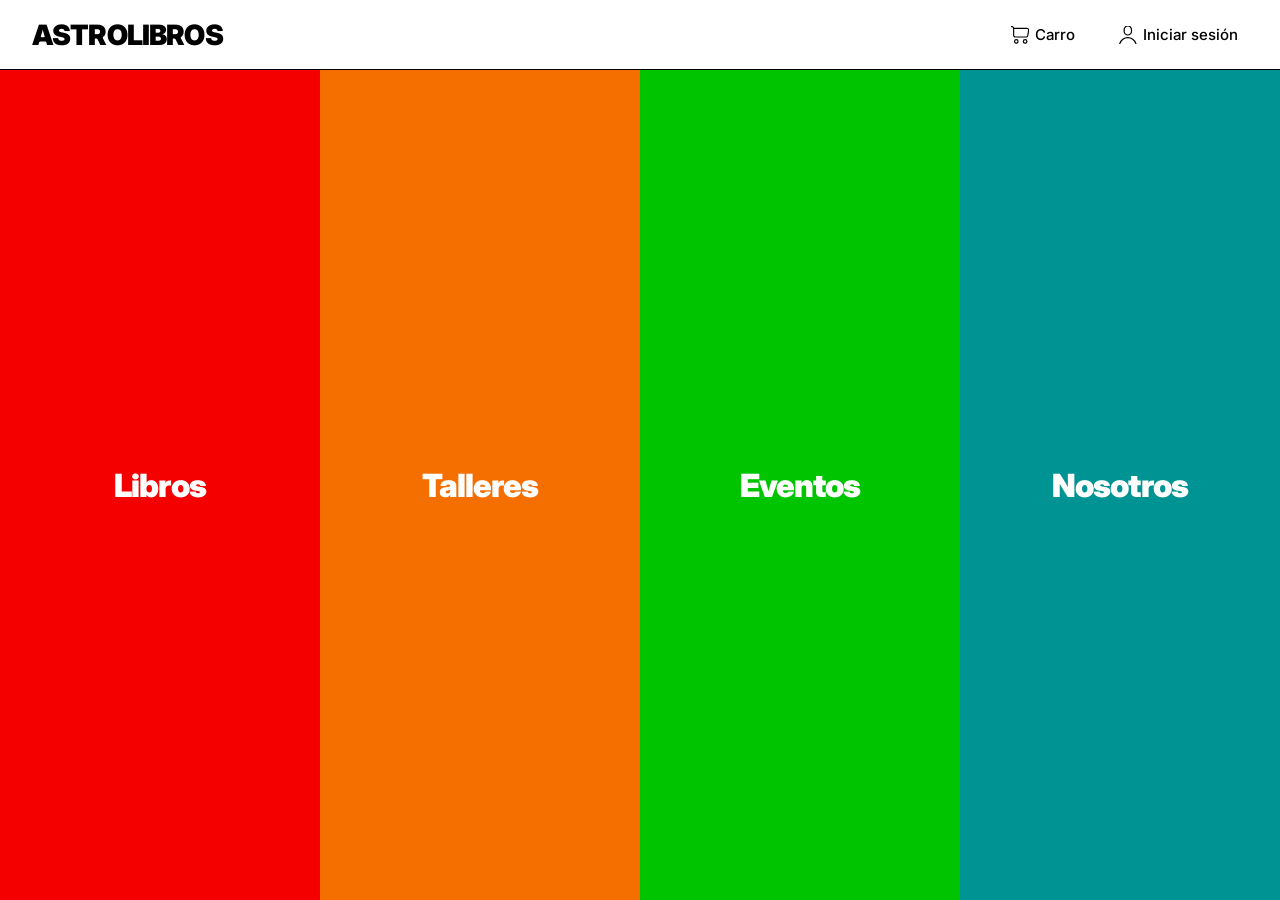
<file: index.html>
<!DOCTYPE html>
<html lang="es">
<head>
  <link href="https://fonts.googleapis.com/css2?family=Inter:wght@400;500;900&display=swap" rel="stylesheet">
  <meta charset="UTF-8">
  <meta name="viewport" content="width=device-width, initial-scale=1.0">
  <title>Astrolibros</title>
  <link rel="stylesheet" href="css/vars.css">
  <link rel="stylesheet" href="css/style.css">
</head>
<body>

  <!-- HEADER -->
  <header class="header">
    <a href="index.html" class="logo">ASTROLIBROS</a>
    <nav class="header-nav">
      <a href="carrito.html" class="nav-btn">
        <img src="img/cart-icon0.svg" alt="Carrito" class="nav-icon">
        <span>Carro</span>
      </a>
      <a href="login.html" class="nav-btn">
        <img src="img/cart-icon-container0.svg" alt="Usuario" class="nav-icon">
        <span>Iniciar sesión</span>
      </a>
    </nav>

    <style>
      body { overflow: hidden; }
    </style>

  </header>

  <!-- CUERPO: 4 PANELES -->
  <main class="paneles">

    <a href="libros.html" class="panel">
      <img src="img/Libros.jpg" alt="Libros" class="panel-img">
      <div class="panel-overlay" style="--color-panel: #f50000;"></div>
      <span class="panel-label">Libros</span>
    </a>

    <a href="talleres.html" class="panel">
      <img src="img/taller.jpg" alt="Talleres" class="panel-img vista-derecha zoom-inicial">
      <div class="panel-overlay" style="--color-panel: #f56f00;"></div>
      <span class="panel-label">Talleres</span>
    </a>

    <a href="eventos.html" class="panel">
      <img src="img/Eventos.jpg" alt="Eventos" class="panel-img vista-derecha">
      <div class="panel-overlay" style="--color-panel: #00c400;"></div>
      <span class="panel-label">Eventos</span>
    </a>

    <a href="nosotros.html" class="panel">
      <img src="img/nosotros.jpg" alt="Nosotros" class="panel-img vista-derecha">
      <div class="panel-overlay" style="--color-panel: #009393;"></div>
      <span class="panel-label">Nosotros</span>
    </a>

  </main>

</body>
</html>
</file>
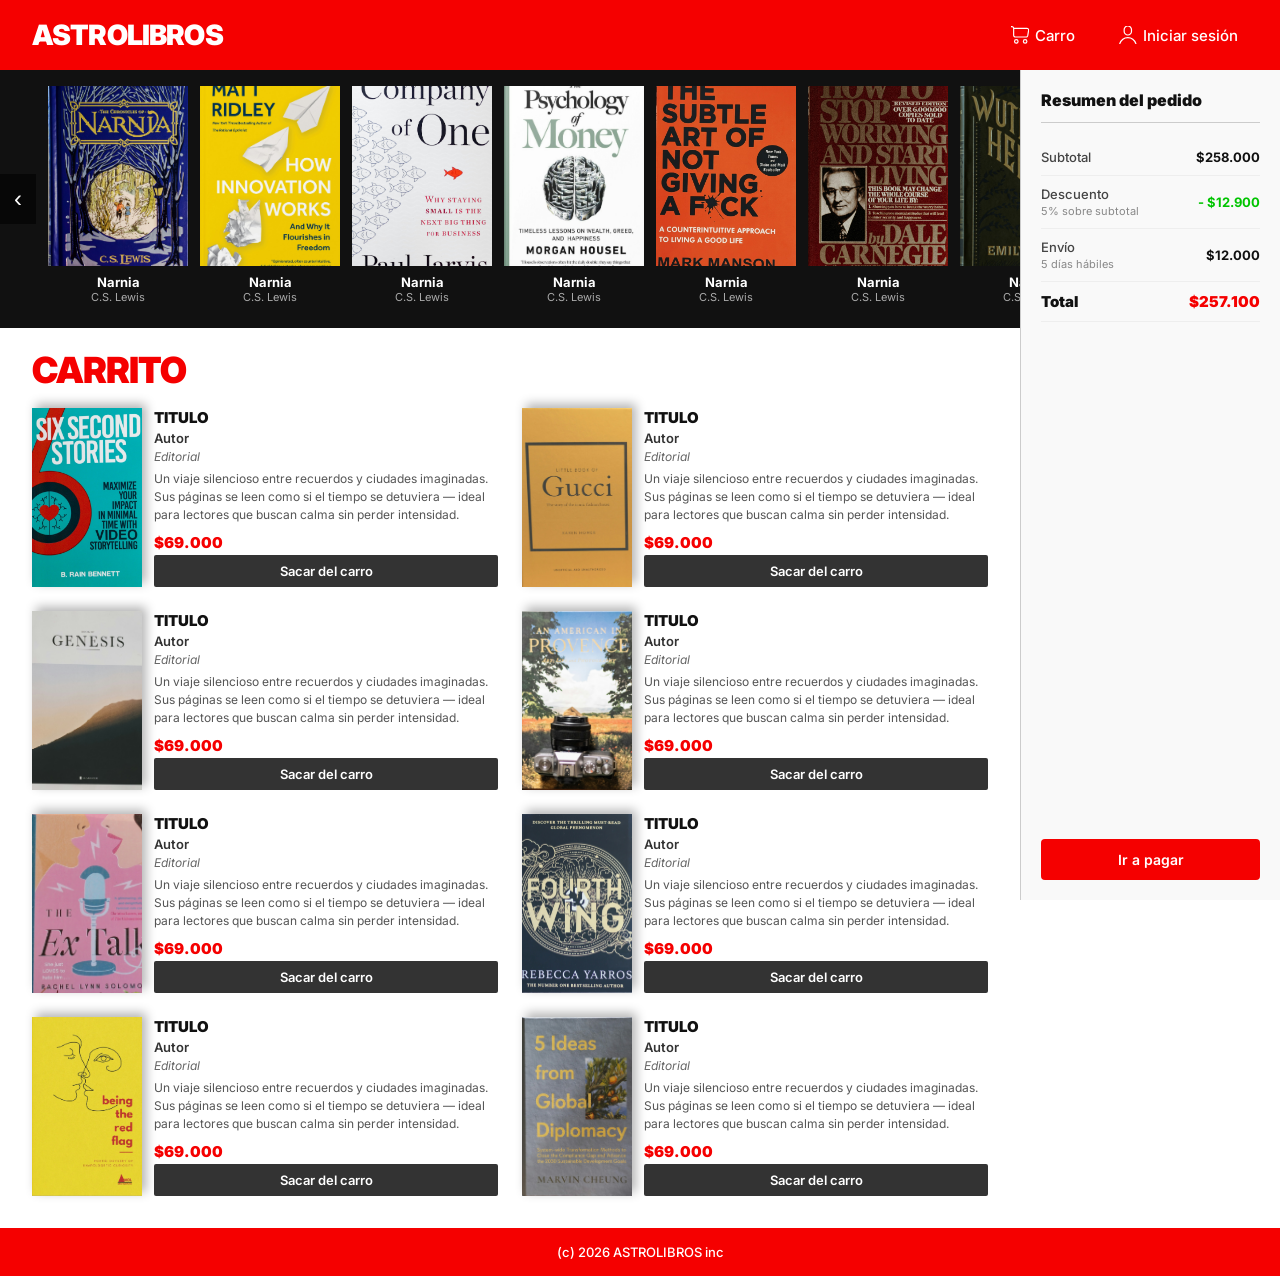
<file: carrito.html>
<!DOCTYPE html>
<html lang="es">
<head>
  <link href="https://fonts.googleapis.com/css2?family=Inter:wght@400;500;900&display=swap" rel="stylesheet">
  <meta charset="UTF-8">
  <meta name="viewport" content="width=device-width, initial-scale=1.0">
  <title>Astrolibros - Carrito</title>
  <link rel="stylesheet" href="css/vars.css">
  <link rel="stylesheet" href="css/style.css">
  <link rel="stylesheet" href="css/libros.css">
  <link rel="stylesheet" href="css/carrito.css">
</head>
<body>

  <!-- HEADER -->
  <header class="header header--rojo">
    <a href="index.html" class="logo">ASTROLIBROS</a>
    <nav class="header-nav">
      <a href="carrito.html" class="nav-btn">
        <img src="img/cart-icon0.svg" alt="Carrito" class="nav-icon">
        <span>Carro</span>
      </a>
      <a href="login.html" class="nav-btn">
        <img src="img/cart-icon-container0.svg" alt="Usuario" class="nav-icon">
        <span>Iniciar sesión</span>
      </a>
    </nav>
  </header>

  <!-- CARRUSEL -->
  <section class="carrusel-seccion">
    <button class="carrusel-btn carrusel-btn--izq" onclick="moverCarrusel(-1)">&#8249;</button>
    <div class="carrusel-pista" id="carrusel">
      <div class="carrusel-item">
        <img src="img/destacados 1.jpg" alt="Libro destacado">
        <div class="carrusel-info">
          <span class="carrusel-titulo">Narnia</span>
          <span class="carrusel-autor">C.S. Lewis</span>
        </div>
      </div>
      <div class="carrusel-item">
        <img src="img/destacados 2.jpg" alt="Libro destacado">
        <div class="carrusel-info">
          <span class="carrusel-titulo">Narnia</span>
          <span class="carrusel-autor">C.S. Lewis</span>
        </div>
      </div>
      <div class="carrusel-item">
        <img src="img/destacados 3.jpg" alt="Libro destacado">
        <div class="carrusel-info">
          <span class="carrusel-titulo">Narnia</span>
          <span class="carrusel-autor">C.S. Lewis</span>
        </div>
      </div>
      <div class="carrusel-item">
        <img src="img/destacados 4.jpg" alt="Libro destacado">
        <div class="carrusel-info">
          <span class="carrusel-titulo">Narnia</span>
          <span class="carrusel-autor">C.S. Lewis</span>
        </div>
      </div>
      <div class="carrusel-item">
        <img src="img/destacados 6.jpg" alt="Libro destacado">
        <div class="carrusel-info">
          <span class="carrusel-titulo">Narnia</span>
          <span class="carrusel-autor">C.S. Lewis</span>
        </div>
      </div>
      <div class="carrusel-item">
        <img src="img/destacados 7.jpg" alt="Libro destacado">
        <div class="carrusel-info">
          <span class="carrusel-titulo">Narnia</span>
          <span class="carrusel-autor">C.S. Lewis</span>
        </div>
      </div>
      <div class="carrusel-item">
        <img src="img/destacados 8.jpg" alt="Libro destacado">
        <div class="carrusel-info">
          <span class="carrusel-titulo">Narnia</span>
          <span class="carrusel-autor">C.S. Lewis</span>
        </div>
      </div>
      <div class="carrusel-item">
        <img src="img/destacados 9.jpg" alt="Libro destacado">
        <div class="carrusel-info">
          <span class="carrusel-titulo">Narnia</span>
          <span class="carrusel-autor">C.S. Lewis</span>
        </div>
       </div>
      <div class="carrusel-item">
        <img src="img/destacados 10.jpg" alt="Narnia">
        <div class="carrusel-info">
          <span class="carrusel-titulo">Narnia</span>
          <span class="carrusel-autor">C.S. Lewis</span>
        </div>
      </div>
      <div class="carrusel-item">
        <img src="img/destacados 11.jpg" alt="Narnia">
        <div class="carrusel-info">
          <span class="carrusel-titulo">Narnia</span>
          <span class="carrusel-autor">C.S. Lewis</span>
        </div>
      </div>
      <div class="carrusel-item">
        <img src="img/destacados 12.jpg" alt="Narnia">
        <div class="carrusel-info">
          <span class="carrusel-titulo">Narnia</span>
          <span class="carrusel-autor">C.S. Lewis</span>
        </div>
    </div>
    </div>
    <button class="carrusel-btn carrusel-btn--der" onclick="moverCarrusel(1)">&#8250;</button>
  </section>

  <!-- CONTENIDO: lista + panel -->
  <div class="carrito-contenido">

    <!-- LISTA -->
    <section class="carrito-lista">
      <h1 class="libros-titulo">CARRITO</h1>

      <div class="libros-grid carrito-grid">

        <div class="libro-card">
          <img src="img/destacados 16.jpg" alt="Título libro" class="libro-portada">
          <div class="libro-info">
            <h2 class="libro-titulo">TITULO</h2>
            <p class="libro-autor">Autor</p>
            <p class="libro-editorial">Editorial</p>
            <p class="libro-desc">Un viaje silencioso entre recuerdos y ciudades imaginadas. Sus páginas se leen como si el tiempo se detuviera — ideal para lectores que buscan calma sin perder intensidad.</p>
            <p class="libro-precio">$69.000</p>
            <button class="libro-btn-carro libro-btn--sacar">Sacar del carro</button>
          </div>
        </div>

        <div class="libro-card">
          <img src="img/destacados 15.jpg" alt="Título libro" class="libro-portada">
          <div class="libro-info">
            <h2 class="libro-titulo">TITULO</h2>
            <p class="libro-autor">Autor</p>
            <p class="libro-editorial">Editorial</p>
            <p class="libro-desc">Un viaje silencioso entre recuerdos y ciudades imaginadas. Sus páginas se leen como si el tiempo se detuviera — ideal para lectores que buscan calma sin perder intensidad.</p>
            <p class="libro-precio">$69.000</p>
            <button class="libro-btn-carro libro-btn--sacar">Sacar del carro</button>
          </div>
        </div>

        <div class="libro-card">
          <img src="img/destacados 14.jpg" alt="Título libro" class="libro-portada">
          <div class="libro-info">
            <h2 class="libro-titulo">TITULO</h2>
            <p class="libro-autor">Autor</p>
            <p class="libro-editorial">Editorial</p>
            <p class="libro-desc">Un viaje silencioso entre recuerdos y ciudades imaginadas. Sus páginas se leen como si el tiempo se detuviera — ideal para lectores que buscan calma sin perder intensidad.</p>
            <p class="libro-precio">$69.000</p>
            <button class="libro-btn-carro libro-btn--sacar">Sacar del carro</button>
          </div>
        </div>

        <div class="libro-card">
          <img src="img/destacados 13.jpg" alt="Título libro" class="libro-portada">
          <div class="libro-info">
            <h2 class="libro-titulo">TITULO</h2>
            <p class="libro-autor">Autor</p>
            <p class="libro-editorial">Editorial</p>
            <p class="libro-desc">Un viaje silencioso entre recuerdos y ciudades imaginadas. Sus páginas se leen como si el tiempo se detuviera — ideal para lectores que buscan calma sin perder intensidad.</p>
            <p class="libro-precio">$69.000</p>
            <button class="libro-btn-carro libro-btn--sacar">Sacar del carro</button>
          </div>
        </div>

        <div class="libro-card">
          <img src="img/destacados 12.jpg" alt="Título libro" class="libro-portada">
          <div class="libro-info">
            <h2 class="libro-titulo">TITULO</h2>
            <p class="libro-autor">Autor</p>
            <p class="libro-editorial">Editorial</p>
            <p class="libro-desc">Un viaje silencioso entre recuerdos y ciudades imaginadas. Sus páginas se leen como si el tiempo se detuviera — ideal para lectores que buscan calma sin perder intensidad.</p>
            <p class="libro-precio">$69.000</p>
            <button class="libro-btn-carro libro-btn--sacar">Sacar del carro</button>
          </div>
        </div>

        <div class="libro-card">
          <img src="img/destacados 11.jpg" alt="Título libro" class="libro-portada">
          <div class="libro-info">
            <h2 class="libro-titulo">TITULO</h2>
            <p class="libro-autor">Autor</p>
            <p class="libro-editorial">Editorial</p>
            <p class="libro-desc">Un viaje silencioso entre recuerdos y ciudades imaginadas. Sus páginas se leen como si el tiempo se detuviera — ideal para lectores que buscan calma sin perder intensidad.</p>
            <p class="libro-precio">$69.000</p>
            <button class="libro-btn-carro libro-btn--sacar">Sacar del carro</button>
          </div>
        </div>

        <div class="libro-card">
          <img src="img/destacados 10.jpg" alt="Título libro" class="libro-portada">
          <div class="libro-info">
            <h2 class="libro-titulo">TITULO</h2>
            <p class="libro-autor">Autor</p>
            <p class="libro-editorial">Editorial</p>
            <p class="libro-desc">Un viaje silencioso entre recuerdos y ciudades imaginadas. Sus páginas se leen como si el tiempo se detuviera — ideal para lectores que buscan calma sin perder intensidad.</p>
            <p class="libro-precio">$69.000</p>
            <button class="libro-btn-carro libro-btn--sacar">Sacar del carro</button>
          </div>
        </div>

        <div class="libro-card">
          <img src="img/destacados 9.jpg" alt="Título libro" class="libro-portada">
          <div class="libro-info">
            <h2 class="libro-titulo">TITULO</h2>
            <p class="libro-autor">Autor</p>
            <p class="libro-editorial">Editorial</p>
            <p class="libro-desc">Un viaje silencioso entre recuerdos y ciudades imaginadas. Sus páginas se leen como si el tiempo se detuviera — ideal para lectores que buscan calma sin perder intensidad.</p>
            <p class="libro-precio">$69.000</p>
            <button class="libro-btn-carro libro-btn--sacar">Sacar del carro</button>
          </div>
        </div>

      </div>
    </section>

    <!-- PANEL DE PAGO -->
    <aside class="panel-pago">
      <p class="panel-pago-titulo">Resumen del pedido</p>

      <div class="pago-fila">
        <span class="pago-etiqueta">Subtotal</span>
        <span class="pago-valor">$258.000</span>
      </div>

      <div class="pago-fila pago-fila--descuento">
        <span class="pago-etiqueta">Descuento<small>5% sobre subtotal</small></span>
        <span class="pago-valor">- $12.900</span>
      </div>

      <div class="pago-fila">
        <span class="pago-etiqueta">Envío<small>5 días hábiles</small></span>
        <span class="pago-valor">$12.000</span>
      </div>

      <div class="pago-fila pago-fila--total">
        <span class="pago-etiqueta">Total</span>
        <span class="pago-valor">$257.100</span>
      </div>

      <button class="pago-btn">Ir a pagar</button>
    </aside>

  </div>

  <!-- FOOTER -->
  <footer class="footer footer--rojo">
    <a href="index.html" class="footer-link">(c) 2026 ASTROLIBROS inc</a>
  </footer>

  <script src="js/carrusel.js"></script>
</body>
</html>
</file>
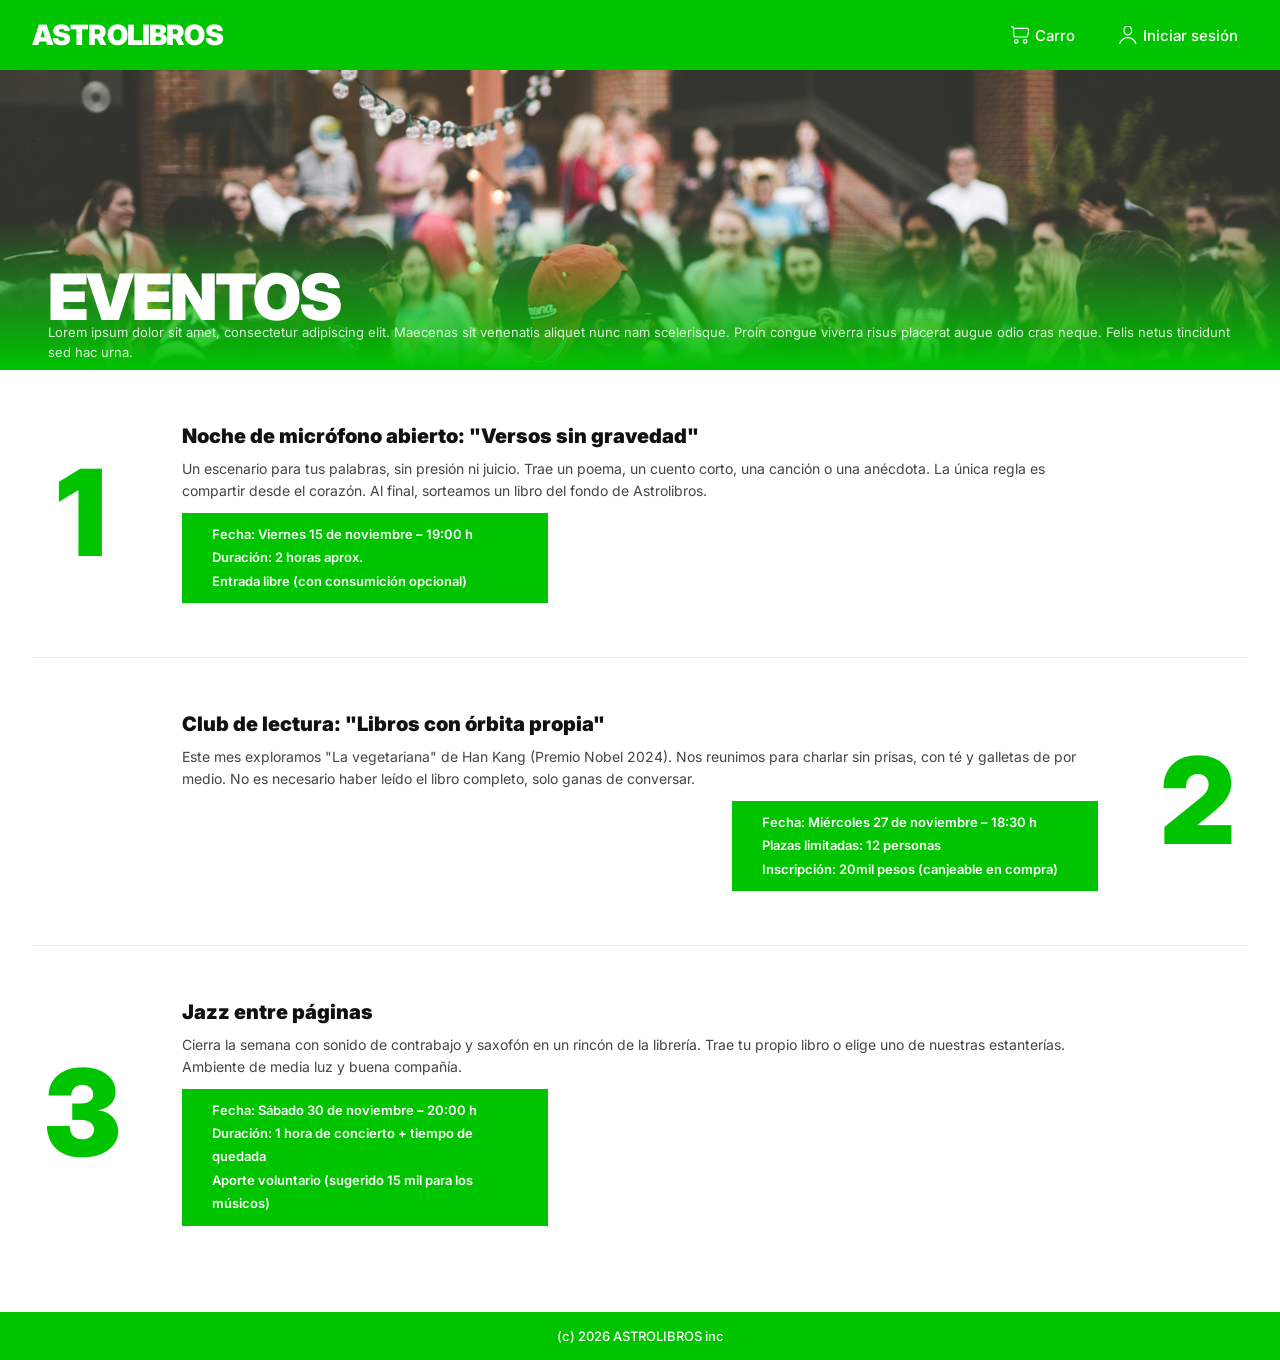
<file: eventos.html>
<!DOCTYPE html>
<html lang="es">
<head>
  <link href="https://fonts.googleapis.com/css2?family=Inter:wght@400;500;900&display=swap" rel="stylesheet">
  <meta charset="UTF-8">
  <meta name="viewport" content="width=device-width, initial-scale=1.0">
  <title>Astrolibros - Eventos</title>
  <link rel="stylesheet" href="css/vars.css">
  <link rel="stylesheet" href="css/style.css">
  <link rel="stylesheet" href="css/paginas.css">
  <style>
  :root { --color-pagina: #00c400; }
  </style>
</head>
<body>

  <!-- HEADER -->
  <header class="header header--verde">
    <a href="index.html" class="logo">ASTROLIBROS</a>
    <nav class="header-nav">
      <a href="carrito.html" class="nav-btn">
        <img src="img/cart-icon0.svg" alt="Carrito" class="nav-icon">
        <span>Carro</span>
      </a>
      <a href="login.html" class="nav-btn">
        <img src="img/cart-icon-container0.svg" alt="Usuario" class="nav-icon">
        <span>Iniciar sesión</span>
      </a>
    </nav>
  </header>

  <!-- PORTADA -->
  <div class="portada">
    <img src="img/Eventos.jpg" alt="Eventos" class="portada-img">
    <div class="portada-overlay" style="--color-panel: #00c400;"></div>
    <h1 class="portada-titulo">EVENTOS</h1>
    <p class="portada-desc">Lorem ipsum dolor sit amet, consectetur adipiscing elit. Maecenas sit venenatis aliquet nunc nam scelerisque. Proin congue viverra risus placerat augue odio cras neque. Felis netus tincidunt sed hac urna.</p>
  </div>

  <!-- EVENTOS -->
  <main class="eventos-lista">

    <!-- EVENTO 1 -->
    <article class="evento evento--izq">
      <div class="evento-numero">1</div>
      <div class="evento-contenido">
        <h2 class="evento-titulo">Noche de micrófono abierto: "Versos sin gravedad"</h2>
        <p class="evento-desc">Un escenario para tus palabras, sin presión ni juicio. Trae un poema, un cuento corto, una canción o una anécdota. La única regla es compartir desde el corazón. Al final, sorteamos un libro del fondo de Astrolibros.</p>
        <div class="evento-fecha">
          <p>Fecha: Viernes 15 de noviembre – 19:00 h</p>
          <p>Duración: 2 horas aprox.</p>
          <p>Entrada libre (con consumición opcional)</p>
        </div>
      </div>
    </article>

    <!-- EVENTO 2 -->
    <article class="evento evento--der">
      <div class="evento-contenido">
        <h2 class="evento-titulo">Club de lectura: "Libros con órbita propia"</h2>
        <p class="evento-desc">Este mes exploramos "La vegetariana" de Han Kang (Premio Nobel 2024). Nos reunimos para charlar sin prisas, con té y galletas de por medio. No es necesario haber leído el libro completo, solo ganas de conversar.</p>
        <div class="evento-fecha">
          <p>Fecha: Miércoles 27 de noviembre – 18:30 h</p>
          <p>Plazas limitadas: 12 personas</p>
          <p>Inscripción: 20mil pesos (canjeable en compra)</p>
        </div>
      </div>
      <div class="evento-numero">2</div>
    </article>

    <!-- EVENTO 3 -->
    <article class="evento evento--izq">
      <div class="evento-numero">3</div>
      <div class="evento-contenido">
        <h2 class="evento-titulo">Jazz entre páginas</h2>
        <p class="evento-desc">Cierra la semana con sonido de contrabajo y saxofón en un rincón de la librería. Trae tu propio libro o elige uno de nuestras estanterías. Ambiente de media luz y buena compañía.</p>
        <div class="evento-fecha">
          <p>Fecha: Sábado 30 de noviembre – 20:00 h</p>
          <p>Duración: 1 hora de concierto + tiempo de quedada</p>
          <p>Aporte voluntario (sugerido 15 mil para los músicos)</p>
        </div>
      </div>
    </article>

  </main>

  <!-- FOOTER -->
  <footer class="footer footer--verde">
    <a href="index.html" class="footer-link">(c) 2026 ASTROLIBROS inc</a>
  </footer>

</body>
</html>
</file>
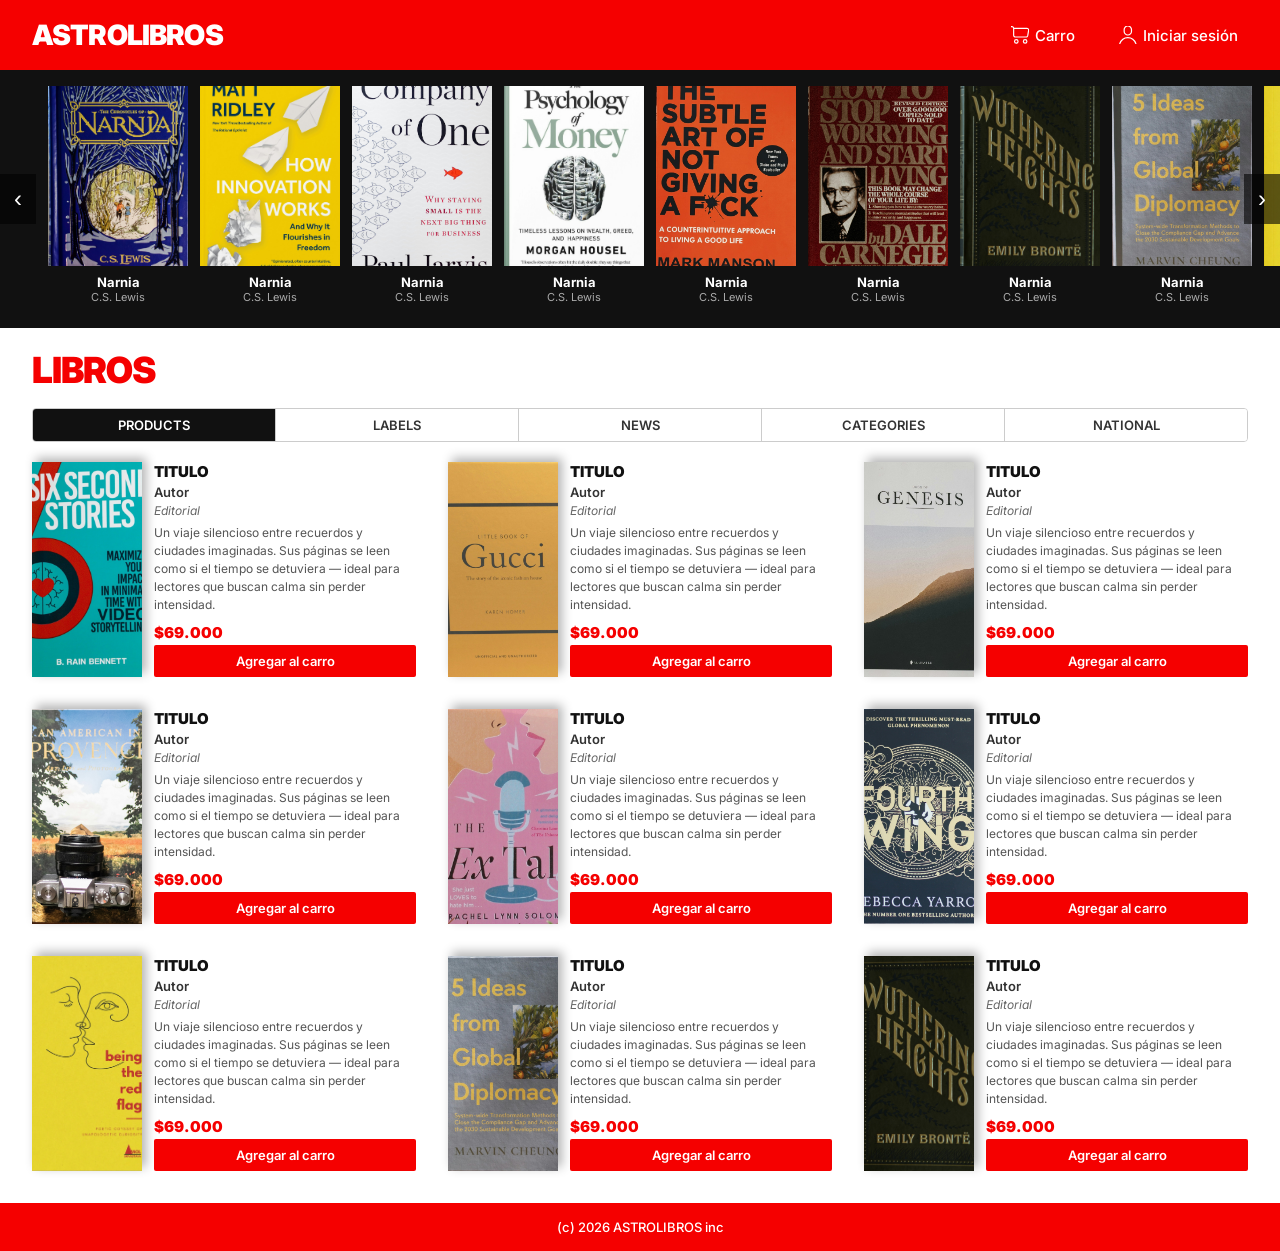
<file: libros.html>
<!DOCTYPE html>
<html lang="es">
<head>
  <link href="https://fonts.googleapis.com/css2?family=Inter:wght@400;500;900&display=swap" rel="stylesheet">
  <meta charset="UTF-8">
  <meta name="viewport" content="width=device-width, initial-scale=1.0">
  <title>Astrolibros - Libros</title>
  <link rel="stylesheet" href="css/vars.css">
  <link rel="stylesheet" href="css/style.css">
  <link rel="stylesheet" href="css/libros.css">
</head>
<body>

  <!-- HEADER -->
  <header class="header header--rojo">
    <a href="index.html" class="logo">ASTROLIBROS</a>
    <nav class="header-nav">
      <a href="carrito.html" class="nav-btn">
        <img src="img/cart-icon0.svg" alt="Carrito" class="nav-icon">
        <span>Carro</span>
      </a>
      <a href="login.html" class="nav-btn">
        <img src="img/cart-icon-container0.svg" alt="Usuario" class="nav-icon">
        <span>Iniciar sesión</span>
      </a>
    </nav>
  </header>

  <!-- CARRUSEL DE DESTACADOS -->
  <section class="carrusel-seccion">
    <button class="carrusel-btn carrusel-btn--izq" onclick="moverCarrusel(-1)">&#8249;</button>

    <div class="carrusel-pista" id="carrusel">
      <!-- Cada tarjeta del carrusel -->
      <div class="carrusel-item">
        <img src="img/destacados 1.jpg" alt="Narnia">
        <div class="carrusel-info">
          <span class="carrusel-titulo">Narnia</span>
          <span class="carrusel-autor">C.S. Lewis</span>
        </div>
      </div>
      <div class="carrusel-item">
        <img src="img/destacados 2.jpg" alt="Narnia">
        <div class="carrusel-info">
          <span class="carrusel-titulo">Narnia</span>
          <span class="carrusel-autor">C.S. Lewis</span>
        </div>
      </div>
      <div class="carrusel-item">
        <img src="img/destacados 3.jpg" alt="Narnia">
        <div class="carrusel-info">
          <span class="carrusel-titulo">Narnia</span>
          <span class="carrusel-autor">C.S. Lewis</span>
        </div>
      </div>
      <div class="carrusel-item">
        <img src="img/destacados 4.jpg" alt="Narnia">
        <div class="carrusel-info">
          <span class="carrusel-titulo">Narnia</span>
          <span class="carrusel-autor">C.S. Lewis</span>
        </div>
      </div>
      <div class="carrusel-item">
        <img src="img/destacados 6.jpg" alt="Narnia">
        <div class="carrusel-info">
          <span class="carrusel-titulo">Narnia</span>
          <span class="carrusel-autor">C.S. Lewis</span>
        </div>
      </div>
      <div class="carrusel-item">
        <img src="img/destacados 7.jpg" alt="Narnia">
        <div class="carrusel-info">
          <span class="carrusel-titulo">Narnia</span>
          <span class="carrusel-autor">C.S. Lewis</span>
        </div>
      </div>
      <div class="carrusel-item">
        <img src="img/destacados 8.jpg" alt="Narnia">
        <div class="carrusel-info">
          <span class="carrusel-titulo">Narnia</span>
          <span class="carrusel-autor">C.S. Lewis</span>
        </div>
      </div>
      <div class="carrusel-item">
        <img src="img/destacados 9.jpg" alt="Narnia">
        <div class="carrusel-info">
          <span class="carrusel-titulo">Narnia</span>
          <span class="carrusel-autor">C.S. Lewis</span>
        </div>
      </div>
      <div class="carrusel-item">
        <img src="img/destacados 10.jpg" alt="Narnia">
        <div class="carrusel-info">
          <span class="carrusel-titulo">Narnia</span>
          <span class="carrusel-autor">C.S. Lewis</span>
        </div>
      </div>
      <div class="carrusel-item">
        <img src="img/destacados 11.jpg" alt="Narnia">
        <div class="carrusel-info">
          <span class="carrusel-titulo">Narnia</span>
          <span class="carrusel-autor">C.S. Lewis</span>
        </div>
      </div>
      <div class="carrusel-item">
        <img src="img/destacados 12.jpg" alt="Narnia">
        <div class="carrusel-info">
          <span class="carrusel-titulo">Narnia</span>
          <span class="carrusel-autor">C.S. Lewis</span>
        </div>
    </div>
    </div>

    <button class="carrusel-btn carrusel-btn--der" onclick="moverCarrusel(1)">&#8250;</button>
  </section>

  <!-- TÍTULO Y FILTROS -->
  <section class="libros-cabecera">
    <h1 class="libros-titulo">LIBROS</h1>

    <div class="filtros">
      <button class="filtro-btn filtro-btn--activo">PRODUCTS</button>
      <button class="filtro-btn">LABELS</button>
      <button class="filtro-btn">NEWS</button>
      <button class="filtro-btn">CATEGORIES</button>
      <button class="filtro-btn">NATIONAL</button>
    </div>
  </section>

  <!-- CUADRÍCULA DE LIBROS -->
  <section class="libros-grid">

    <div class="libro-card">
      <img src="img/destacados 16.jpg" alt="Título libro" class="libro-portada">
      <div class="libro-info">
        <h2 class="libro-titulo">TITULO</h2>
        <p class="libro-autor">Autor</p>
        <p class="libro-editorial">Editorial</p>
        <p class="libro-desc">Un viaje silencioso entre recuerdos y ciudades imaginadas. Sus páginas se leen como si el tiempo se detuviera — ideal para lectores que buscan calma sin perder intensidad.</p>
        <p class="libro-precio">$69.000</p>
        <button class="libro-btn-carro">Agregar al carro</button>
      </div>
    </div>

    <div class="libro-card">
      <img src="img/destacados 15.jpg" alt="Título libro" class="libro-portada">
      <div class="libro-info">
        <h2 class="libro-titulo">TITULO</h2>
        <p class="libro-autor">Autor</p>
        <p class="libro-editorial">Editorial</p>
        <p class="libro-desc">Un viaje silencioso entre recuerdos y ciudades imaginadas. Sus páginas se leen como si el tiempo se detuviera — ideal para lectores que buscan calma sin perder intensidad.</p>
        <p class="libro-precio">$69.000</p>
        <button class="libro-btn-carro">Agregar al carro</button>
      </div>
    </div>

    <div class="libro-card">
      <img src="img/destacados 14.jpg" alt="Título libro" class="libro-portada">
      <div class="libro-info">
        <h2 class="libro-titulo">TITULO</h2>
        <p class="libro-autor">Autor</p>
        <p class="libro-editorial">Editorial</p>
        <p class="libro-desc">Un viaje silencioso entre recuerdos y ciudades imaginadas. Sus páginas se leen como si el tiempo se detuviera — ideal para lectores que buscan calma sin perder intensidad.</p>
        <p class="libro-precio">$69.000</p>
        <button class="libro-btn-carro">Agregar al carro</button>
      </div>
    </div>

    <div class="libro-card">
      <img src="img/destacados 13.jpg" alt="Título libro" class="libro-portada">
      <div class="libro-info">
        <h2 class="libro-titulo">TITULO</h2>
        <p class="libro-autor">Autor</p>
        <p class="libro-editorial">Editorial</p>
        <p class="libro-desc">Un viaje silencioso entre recuerdos y ciudades imaginadas. Sus páginas se leen como si el tiempo se detuviera — ideal para lectores que buscan calma sin perder intensidad.</p>
        <p class="libro-precio">$69.000</p>
        <button class="libro-btn-carro">Agregar al carro</button>
      </div>
    </div>

    <div class="libro-card">
      <img src="img/destacados 12.jpg" alt="Título libro" class="libro-portada">
      <div class="libro-info">
        <h2 class="libro-titulo">TITULO</h2>
        <p class="libro-autor">Autor</p>
        <p class="libro-editorial">Editorial</p>
        <p class="libro-desc">Un viaje silencioso entre recuerdos y ciudades imaginadas. Sus páginas se leen como si el tiempo se detuviera — ideal para lectores que buscan calma sin perder intensidad.</p>
        <p class="libro-precio">$69.000</p>
        <button class="libro-btn-carro">Agregar al carro</button>
      </div>
    </div>

    <div class="libro-card">
      <img src="img/destacados 11.jpg" alt="Título libro" class="libro-portada">
      <div class="libro-info">
        <h2 class="libro-titulo">TITULO</h2>
        <p class="libro-autor">Autor</p>
        <p class="libro-editorial">Editorial</p>
        <p class="libro-desc">Un viaje silencioso entre recuerdos y ciudades imaginadas. Sus páginas se leen como si el tiempo se detuviera — ideal para lectores que buscan calma sin perder intensidad.</p>
        <p class="libro-precio">$69.000</p>
        <button class="libro-btn-carro">Agregar al carro</button>
      </div>
    </div>

    <div class="libro-card">
      <img src="img/destacados 10.jpg" alt="Título libro" class="libro-portada">
      <div class="libro-info">
        <h2 class="libro-titulo">TITULO</h2>
        <p class="libro-autor">Autor</p>
        <p class="libro-editorial">Editorial</p>
        <p class="libro-desc">Un viaje silencioso entre recuerdos y ciudades imaginadas. Sus páginas se leen como si el tiempo se detuviera — ideal para lectores que buscan calma sin perder intensidad.</p>
        <p class="libro-precio">$69.000</p>
        <button class="libro-btn-carro">Agregar al carro</button>
      </div>
    </div>

    <div class="libro-card">
      <img src="img/destacados 9.jpg" alt="Título libro" class="libro-portada">
      <div class="libro-info">
        <h2 class="libro-titulo">TITULO</h2>
        <p class="libro-autor">Autor</p>
        <p class="libro-editorial">Editorial</p>
        <p class="libro-desc">Un viaje silencioso entre recuerdos y ciudades imaginadas. Sus páginas se leen como si el tiempo se detuviera — ideal para lectores que buscan calma sin perder intensidad.</p>
        <p class="libro-precio">$69.000</p>
        <button class="libro-btn-carro">Agregar al carro</button>
      </div>
    </div>

    <div class="libro-card">
      <img src="img/destacados 8.jpg" alt="Título libro" class="libro-portada">
      <div class="libro-info">
        <h2 class="libro-titulo">TITULO</h2>
        <p class="libro-autor">Autor</p>
        <p class="libro-editorial">Editorial</p>
        <p class="libro-desc">Un viaje silencioso entre recuerdos y ciudades imaginadas. Sus páginas se leen como si el tiempo se detuviera — ideal para lectores que buscan calma sin perder intensidad.</p>
        <p class="libro-precio">$69.000</p>
        <button class="libro-btn-carro">Agregar al carro</button>
      </div>
    </div>

  </section>

  <!-- FOOTER -->
  <footer class="footer footer--rojo">
    <a href="index.html" class="footer-link">(c) 2026 ASTROLIBROS inc</a>
  </footer>

  <script src="js/carrusel.js"></script>
</body>
</html>
</file>
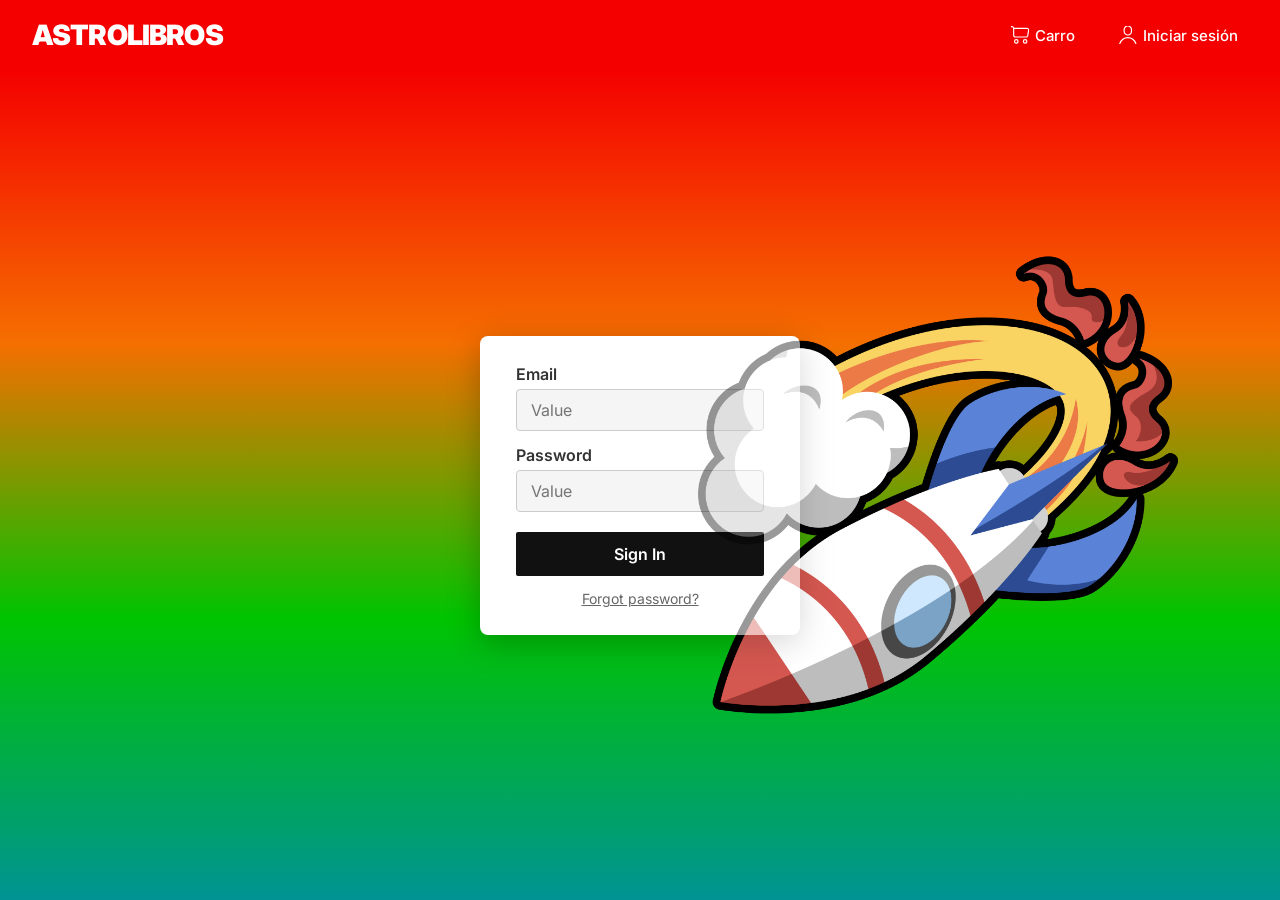
<file: login.html>
<!DOCTYPE html>
<html lang="es">
<head>
  <link href="https://fonts.googleapis.com/css2?family=Inter:wght@400;500;900&display=swap" rel="stylesheet">
  <meta charset="UTF-8">
  <meta name="viewport" content="width=device-width, initial-scale=1.0">
  <title>Astrolibros - Iniciar sesión</title>
  <link rel="stylesheet" href="css/vars.css">
  <link rel="stylesheet" href="css/style.css">
  <link rel="stylesheet" href="css/login.css">
  <style>
    .header { height: var(--header-alto); }
    
    .login-label { font-size: 16px; }
    .login-input { font-size: 16px; padding: 10px 14px; }
    .login-btn { font-size: 16px; padding: 12px; }
    .login-olvide { font-size: 14px; }
  </style>
</head>
<body class="login-body">

  <!-- HEADER -->
  <header class="header header--rojo">
    <a href="index.html" class="logo">ASTROLIBROS</a>
    <nav class="header-nav">
      <a href="carrito.html" class="nav-btn">
        <img src="img/cart-icon0.svg" alt="Carrito" class="nav-icon">
        <span>Carro</span>
      </a>
      <a href="login.html" class="nav-btn">
        <img src="img/cart-icon-container0.svg" alt="Usuario" class="nav-icon">
        <span>Iniciar sesión</span>
      </a>
    </nav>
  </header>

  <!-- FONDO DEGRADADO + CONTENIDO -->
  <div class="login-escena">

    <!-- Cohete detrás del formulario -->
    <img src="img/rocket-png-10.png" alt="Cohete" class="login-cohete--detras">

    <!-- Formulario -->
    <div class="login-form">
      <div class="login-campo">
        <label class="login-label">Email</label>
        <input type="email" class="login-input" placeholder="Value">
      </div>
      <div class="login-campo">
        <label class="login-label">Password</label>
        <input type="password" class="login-input" placeholder="Value">
      </div>
      <button class="login-btn">Sign In</button>
      <a href="#" class="login-olvide">Forgot password?</a>
    </div>

    <!-- Cohete delante del formulario (con transparencia) -->
    <img src="img/rocket-png-10.png" alt="Cohete" class="login-cohete--delante">

  </div>

</body>
</html>
</file>
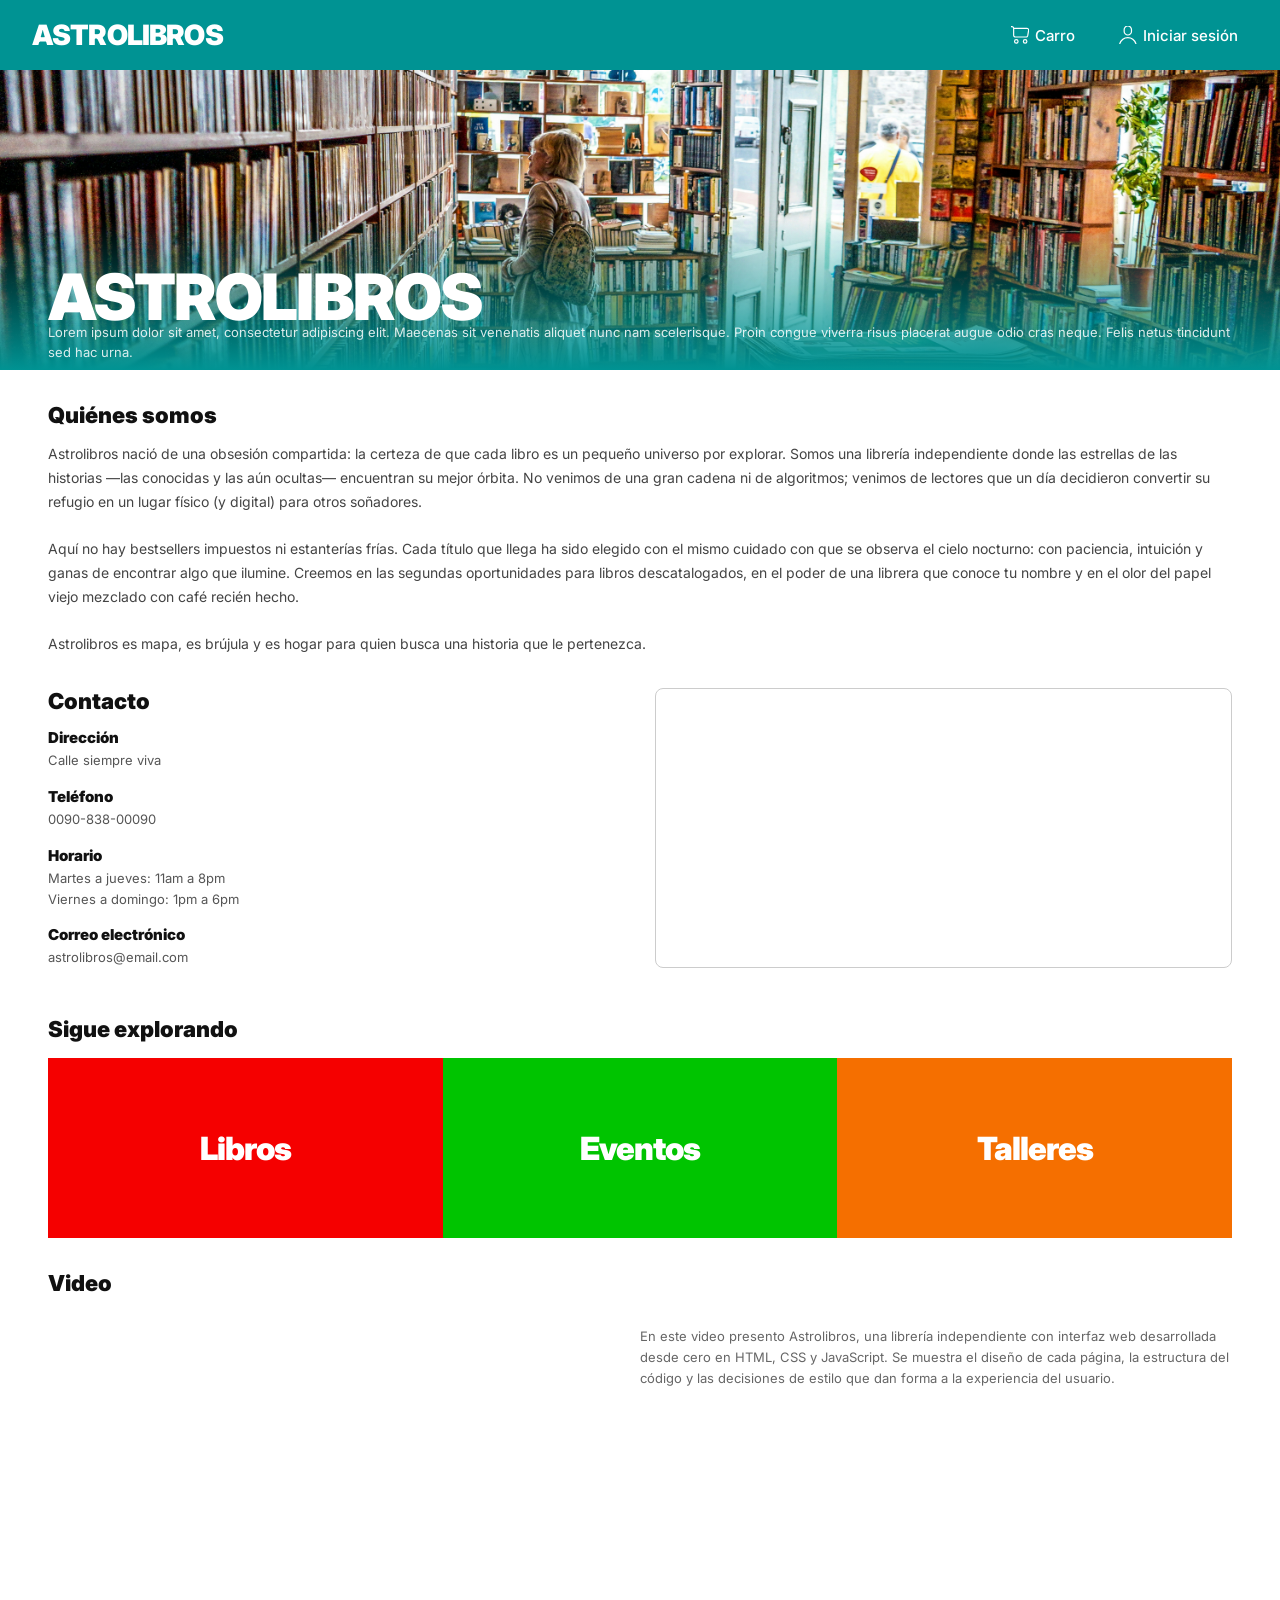
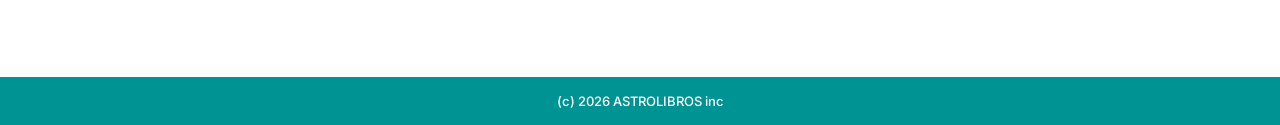
<file: nosotros.html>
<!DOCTYPE html>
<html lang="es">
<head>
  <link href="https://fonts.googleapis.com/css2?family=Inter:wght@400;500;900&display=swap" rel="stylesheet">
  <meta charset="UTF-8">
  <meta name="viewport" content="width=device-width, initial-scale=1.0">
  <title>Astrolibros - Nosotros</title>
  <link rel="stylesheet" href="css/vars.css">
  <link rel="stylesheet" href="css/style.css">
  <link rel="stylesheet" href="css/paginas.css">
</head>
<body>

  <!-- HEADER -->
  <header class="header header--azul">
    <a href="index.html" class="logo">ASTROLIBROS</a>
    <nav class="header-nav">
      <a href="carrito.html" class="nav-btn">
        <img src="img/cart-icon0.svg" alt="Carrito" class="nav-icon">
        <span>Carro</span>
      </a>
      <a href="login.html" class="nav-btn">
        <img src="img/cart-icon-container0.svg" alt="Usuario" class="nav-icon">
        <span>Iniciar sesión</span>
      </a>
    </nav>
  </header>

  <!-- PORTADA -->
  <div class="portada">
    <img src="img/nosotros.jpg" alt="Nosotros" class="portada-img">
    <div class="portada-overlay" style="--color-panel: #009393;"></div>
    <h1 class="portada-titulo">ASTROLIBROS</h1>
    <p class="portada-desc">Lorem ipsum dolor sit amet, consectetur adipiscing elit. Maecenas sit venenatis aliquet nunc nam scelerisque. Proin congue viverra risus placerat augue odio cras neque. Felis netus tincidunt sed hac urna.</p>
  </div>

  <!-- QUIÉNES SOMOS -->
  <section class="nosotros-quienes">
    <h2 class="nosotros-subtitulo">Quiénes somos</h2>
    <p class="nosotros-texto">
      Astrolibros nació de una obsesión compartida: la certeza de que cada libro es un pequeño universo por explorar. Somos una librería independiente donde las estrellas de las historias —las conocidas y las aún ocultas— encuentran su mejor órbita. No venimos de una gran cadena ni de algoritmos; venimos de lectores que un día decidieron convertir su refugio en un lugar físico (y digital) para otros soñadores.
      <br><br>
      Aquí no hay bestsellers impuestos ni estanterías frías. Cada título que llega ha sido elegido con el mismo cuidado con que se observa el cielo nocturno: con paciencia, intuición y ganas de encontrar algo que ilumine. Creemos en las segundas oportunidades para libros descatalogados, en el poder de una librera que conoce tu nombre y en el olor del papel viejo mezclado con café recién hecho.
      <br><br>
      Astrolibros es mapa, es brújula y es hogar para quien busca una historia que le pertenezca.
    </p>
  </section>

  <!-- CONTACTO + MAPA -->
  <section class="nosotros-contacto">
    <div class="contacto-info">
      <h2 class="nosotros-subtitulo">Contacto</h2>

      <div class="contacto-item">
        <span class="contacto-label">Dirección</span>
        <span class="contacto-valor">Calle siempre viva</span>
      </div>
      <div class="contacto-item">
        <span class="contacto-label">Teléfono</span>
        <span class="contacto-valor">0090-838-00090</span>
      </div>
      <div class="contacto-item">
        <span class="contacto-label">Horario</span>
        <span class="contacto-valor">Martes a jueves: 11am a 8pm<br>Viernes a domingo: 1pm a 6pm</span>
      </div>
      <div class="contacto-item">
        <span class="contacto-label">Correo electrónico</span>
        <span class="contacto-valor">astrolibros@email.com</span>
      </div>
    </div>

    <!-- Mapa interactivo de Google Maps -->
    <div class="contacto-mapa">
      <iframe
        src="https://www.google.com/maps/embed?pb=!1m18!1m12!1m3!1d127522!2d-74.0721!3d4.7110!2m3!1f0!2f0!3f0!3m2!1i1024!2i768!4f13.1!3m3!1m2!1s0x8e3f9bfd2da6cb29%3A0x239d635520a33914!2sBogot%C3%A1!5e0!3m2!1ses!2sco!4v1700000000000"
        width="100%"
        height="100%"
        style="border:0;"
        allowfullscreen=""
        loading="lazy"
        referrerpolicy="no-referrer-when-downgrade">
      </iframe>
    </div>
  </section>

  <!-- SIGUE EXPLORANDO -->
  <section class="sigue-explorando">
    <h2 class="nosotros-subtitulo">Sigue explorando</h2>
    <div class="sigue-paneles">

      <a href="libros.html" class="panel panel--pequeno">
        <div class="panel-overlay" style="--color-panel: #f50000;"></div>
        <span class="panel-label">Libros</span>
      </a>

      <a href="eventos.html" class="panel panel--pequeno">
        <div class="panel-overlay" style="--color-panel: #00c400;"></div>
        <span class="panel-label">Eventos</span>
      </a>

      <a href="talleres.html" class="panel panel--pequeno">
        <div class="panel-overlay" style="--color-panel: #f56f00;"></div>
        <span class="panel-label">Talleres</span>
      </a>

    </div>
  </section>

  <!-- VIDEO -->
  <section class="nosotros-video">
    <h2 class="nosotros-subtitulo">Video</h2>
    <div class="video-fila">
      <div class="video-contenedor">
        <iframe width="560" height="315" src="https://www.youtube.com/embed/VLa6rkyB6n4?si=UMJ053sUWOjfEelG" title="YouTube video player" frameborder="0" allow="accelerometer; autoplay; clipboard-write; encrypted-media; gyroscope; picture-in-picture; web-share" referrerpolicy="strict-origin-when-cross-origin" allowfullscreen></iframe>
      </div><p class="video-credito">En este video presento Astrolibros, una librería independiente con interfaz web desarrollada desde cero en HTML, CSS y JavaScript. Se muestra el diseño de cada página, la estructura del código y las decisiones de estilo que dan forma a la experiencia del usuario.</p>
    </div>
  </section>

  <!-- FOOTER -->
  <footer class="footer footer--azul">
    <a href="index.html" class="footer-link">(c) 2026 ASTROLIBROS inc</a>
  </footer>

</body>
</html>
</file>
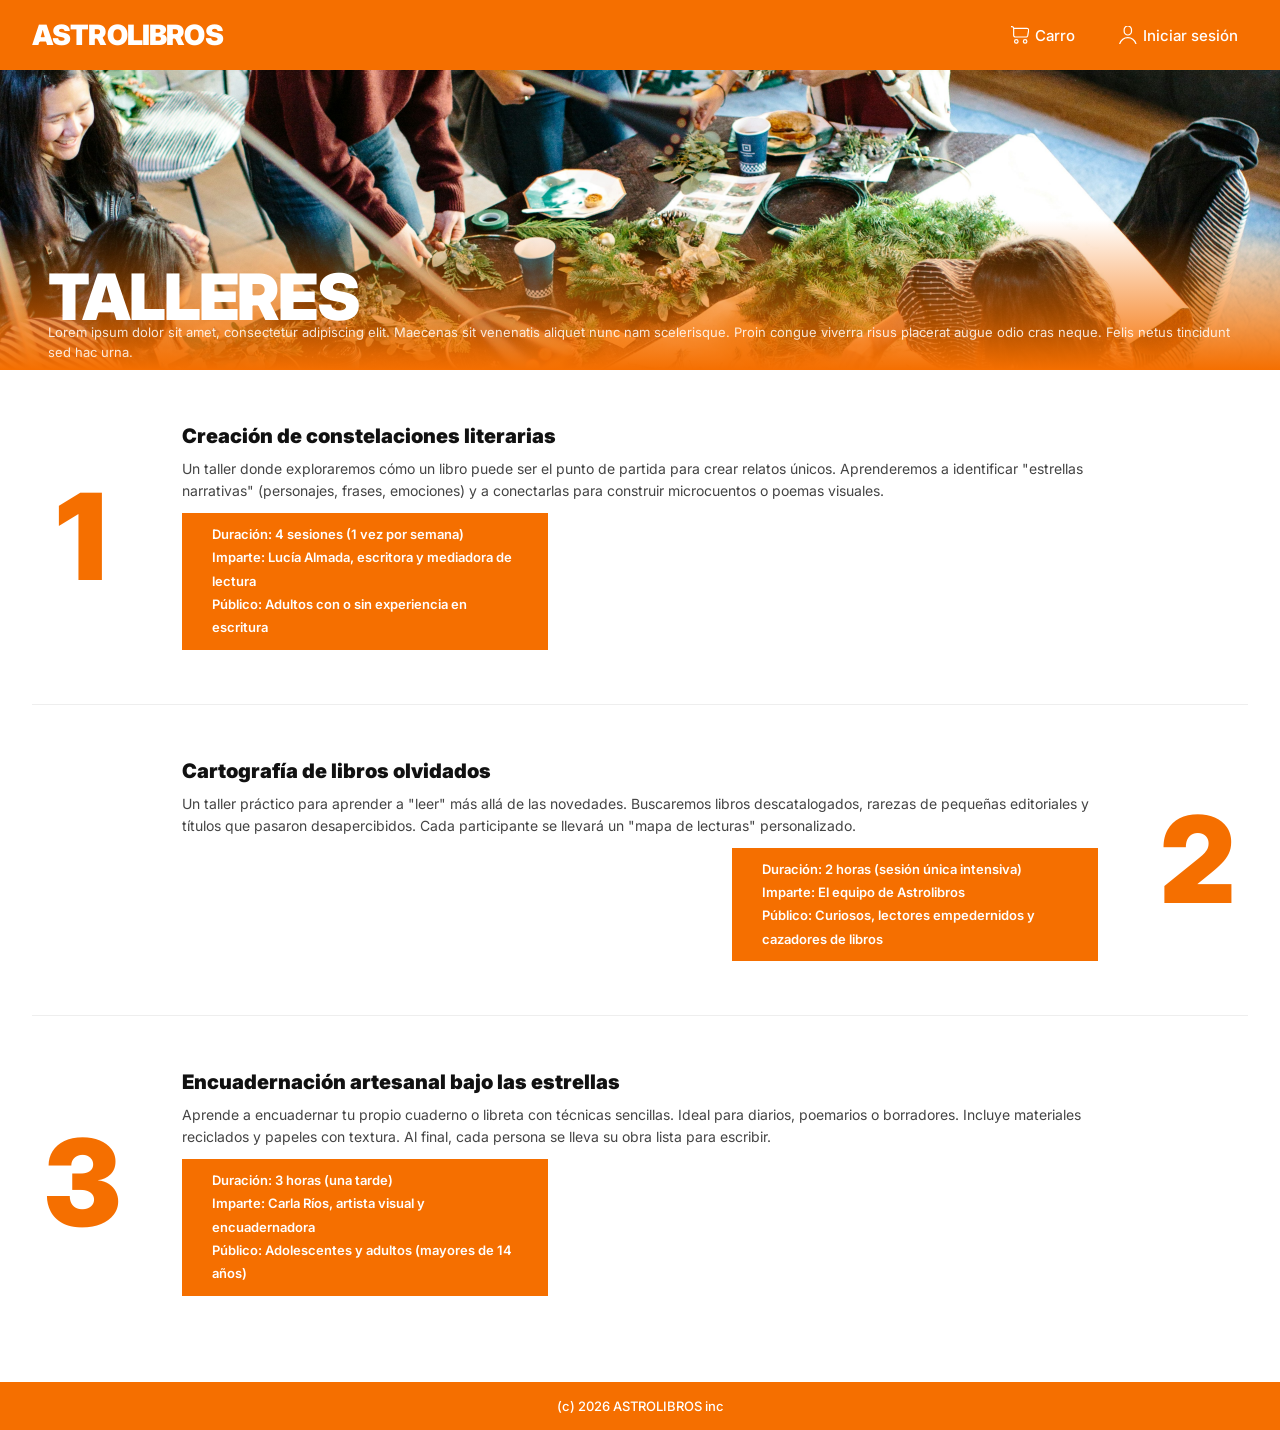
<file: talleres.html>
<!DOCTYPE html>
<html lang="es">
<head>
  <link href="https://fonts.googleapis.com/css2?family=Inter:wght@400;500;900&display=swap" rel="stylesheet">
  <meta charset="UTF-8">
  <meta name="viewport" content="width=device-width, initial-scale=1.0">
  <title>Astrolibros - Talleres</title>
  <link rel="stylesheet" href="css/vars.css">
  <link rel="stylesheet" href="css/style.css">
  <link rel="stylesheet" href="css/paginas.css">
  <style>
  :root { --color-pagina: #f56f00; }
  </style>
</head>
<body>

  <!-- HEADER -->
  <header class="header header--naranja">
    <a href="index.html" class="logo">ASTROLIBROS</a>
    <nav class="header-nav">
      <a href="carrito.html" class="nav-btn">
        <img src="img/cart-icon0.svg" alt="Carrito" class="nav-icon">
        <span>Carro</span>
      </a>
      <a href="login.html" class="nav-btn">
        <img src="img/cart-icon-container0.svg" alt="Usuario" class="nav-icon">
        <span>Iniciar sesión</span>
      </a>
    </nav>
  </header>

  <!-- PORTADA -->
  <div class="portada">
    <img src="img/taller.jpg" alt="Talleres" class="portada-img">
    <div class="portada-overlay" style="--color-panel: #f56f00;"></div>
    <h1 class="portada-titulo">TALLERES</h1>
    <p class="portada-desc">Lorem ipsum dolor sit amet, consectetur adipiscing elit. Maecenas sit venenatis aliquet nunc nam scelerisque. Proin congue viverra risus placerat augue odio cras neque. Felis netus tincidunt sed hac urna.</p>
  </div>

  <!-- TALLERES -->
  <main class="eventos-lista">

    <!-- TALLER 1 -->
    <article class="evento evento--izq">
      <div class="evento-numero">1</div>
      <div class="evento-contenido">
        <h2 class="evento-titulo">Creación de constelaciones literarias</h2>
        <p class="evento-desc">Un taller donde exploraremos cómo un libro puede ser el punto de partida para crear relatos únicos. Aprenderemos a identificar "estrellas narrativas" (personajes, frases, emociones) y a conectarlas para construir microcuentos o poemas visuales.</p>
        <div class="evento-fecha">
          <p>Duración: 4 sesiones (1 vez por semana)</p>
          <p>Imparte: Lucía Almada, escritora y mediadora de lectura</p>
          <p>Público: Adultos con o sin experiencia en escritura</p>
        </div>
      </div>
    </article>

    <!-- TALLER 2 -->
    <article class="evento evento--der">
      <div class="evento-contenido">
        <h2 class="evento-titulo">Cartografía de libros olvidados</h2>
        <p class="evento-desc">Un taller práctico para aprender a "leer" más allá de las novedades. Buscaremos libros descatalogados, rarezas de pequeñas editoriales y títulos que pasaron desapercibidos. Cada participante se llevará un "mapa de lecturas" personalizado.</p>
        <div class="evento-fecha">
          <p>Duración: 2 horas (sesión única intensiva)</p>
          <p>Imparte: El equipo de Astrolibros</p>
          <p>Público: Curiosos, lectores empedernidos y cazadores de libros</p>
        </div>
      </div>
      <div class="evento-numero">2</div>
    </article>

    <!-- TALLER 3 -->
    <article class="evento evento--izq">
      <div class="evento-numero">3</div>
      <div class="evento-contenido">
        <h2 class="evento-titulo">Encuadernación artesanal bajo las estrellas</h2>
        <p class="evento-desc">Aprende a encuadernar tu propio cuaderno o libreta con técnicas sencillas. Ideal para diarios, poemarios o borradores. Incluye materiales reciclados y papeles con textura. Al final, cada persona se lleva su obra lista para escribir.</p>
        <div class="evento-fecha">
          <p>Duración: 3 horas (una tarde)</p>
          <p>Imparte: Carla Ríos, artista visual y encuadernadora</p>
          <p>Público: Adolescentes y adultos (mayores de 14 años)</p>
        </div>
      </div>
    </article>

  </main>

  <!-- FOOTER -->
  <footer class="footer footer--naranja">
    <a href="index.html" class="footer-link">(c) 2026 ASTROLIBROS inc</a>
  </footer>

</body>
</html>
</file>
<file: css/vars.css>
:root {
  --color-header-inicio: #ffffff;
  --color-texto: #000000;
  --color-texto-claro: #ffffff;
  --rojo:    #f50000;
  --naranja: #f56f00;
  --verde:   #00c400;
  --azul:    #009393;
  --header-alto: 70px;
  --fuente-principal: 'Inter', sans-serif;
  --fuente-peso-negro: 900;
}
</file>
<file: css/style.css>
/* RESET */
*, *::before, *::after { box-sizing: border-box; margin: 0; padding: 0; }
html, body { height: 100%; }
body { font-family: var(--fuente-principal); }
a { text-decoration: none; color: inherit; }

/* HEADER */
.header {
  display: flex;
  align-items: center;
  justify-content: space-between;
  height: var(--header-alto);
  padding: 0 32px;
  background-color: var(--color-header-inicio);
  border-bottom: 1px solid #000000;
  position: relative;
  z-index: 10;
}
.logo {
  font-size: 28px;
  font-weight: 900;
  letter-spacing: -0.03em;
  color: var(--color-texto);
  cursor: pointer;
}
.logo:hover {
  opacity: 0.75;
  letter-spacing: 0.05em; /* las letras se separan al pasar el mouse */
}

.header-nav { display: flex; align-items: center; gap: 24px; }
.nav-btn {
  display: flex;
  align-items: center;
  gap: 6px;
  font-size: 15px;
  font-weight: 500;
  color: var(--color-texto);
  cursor: pointer;
  padding: 6px 10px;
  border-radius: 6px;
  transition: background-color 0.2s ease;
}
.nav-btn:hover { background-color: rgba(0, 0, 0, 0.07); }
.nav-icon {
  width: 18px;
  height: 18px;
  filter: brightness(0);
}

/* PANELES INICIO */
.paneles {
  display: flex;
  height: calc(100vh - var(--header-alto));
}
.panel {
  flex: 1;
  position: relative;
  overflow: hidden;
  cursor: pointer;
}
.panel-img {
  width: 100%;
  height: 100%;
  object-fit: cover;
  display: block;
  transition: transform 0.4s ease;
}
.panel-overlay {
  position: absolute;
  inset: 0;
  background-color: var(--color-panel);
  opacity: 1;
  transition: opacity 0.3s ease;
}
.panel-label {
  position: absolute;
  top: 50%;
  left: 50%;
  transform: translate(-50%, -50%);
  color: white;
  font-size: 32px;
  font-weight: 900;
  letter-spacing: -0.03em;
  pointer-events: none;
}
.panel:hover .panel-overlay { opacity: 0.3; }
.panel:hover .panel-img { transform: scale(1.04); }
</file>
<file: css/libros.css>
/* HEADER ROJO */
.header--rojo { background-color: var(--rojo); border-bottom: none; }
.header--rojo .logo, .header--rojo .nav-btn { color: white; }
.header--rojo .nav-icon { filter: brightness(0) invert(1); }
.header--rojo .nav-btn:hover { background-color: rgba(255,255,255,0.15); }

/* CARRUSEL */
.carrusel-seccion {
  position: relative;
  background-color: #111;
  overflow: hidden;
  padding: 16px 0;
}
.carrusel-pista {
  display: flex;
  gap: 12px;
  padding: 0 48px;
  transition: transform 0.4s ease;
}
.carrusel-item { flex-shrink: 0; width: 140px; cursor: pointer; }
.carrusel-item img { width: 100%; height: 180px; object-fit: cover; display: block; }
.carrusel-info {
  padding: 8px 0;
  display: flex;
  flex-direction: column;
  align-items: center;
  text-align: center;
}
.carrusel-titulo { color: #fff; font-size: 13px; font-weight: 700; }
.carrusel-autor { color: #aaa; font-size: 11px; }
.carrusel-btn {
  position: absolute;
  top: 50%;
  transform: translateY(-50%);
  background-color: rgba(0,0,0,0.6);
  color: white;
  border: none;
  font-size: 24px;
  width: 36px;
  height: 50px;
  cursor: pointer;
  z-index: 2;
  display: flex;
  align-items: center;
  justify-content: center;
  transition: background-color 0.2s ease;
}
.carrusel-btn:hover { background-color: rgba(0,0,0,0.9); }
.carrusel-btn--izq { left: 0; }
.carrusel-btn--der { right: 0; }

/* TÍTULO Y FILTROS */
.libros-cabecera { padding: 20px 32px 0; }
.libros-titulo {
  font-size: 36px;
  font-weight: 900;
  color: var(--rojo);
  letter-spacing: -0.03em;
  margin-bottom: 16px;
}
.filtros {
  display: flex;
  border: 1px solid #ccc;
  border-radius: 4px;
  overflow: hidden;
  margin-bottom: 20px;
}
.filtro-btn {
  flex: 1;
  padding: 8px 6px;
  font-size: 13px;
  font-weight: 600;
  font-family: 'Inter', sans-serif;
  background: white;
  color: #333;
  cursor: pointer;
  border: none;
  border-right: 1px solid #ccc;
  transition: background-color 0.2s ease;
}
.filtro-btn:last-child { border-right: none; }
.filtro-btn:hover { background-color: #f5f5f5; }
.filtro-btn--activo { background-color: #111; color: white; }

/* CUADRÍCULA */
.libros-grid {
  display: grid;
  grid-template-columns: repeat(3, 1fr);
  gap: 32px;
  padding: 0 32px 32px;
}
.libro-card { display: flex; flex-direction: row; gap: 12px; align-items: stretch; }
.libro-portada {
  width: 110px;
  height: auto;
  object-fit: cover;
  flex-shrink: 0;
  box-shadow: 4px -4px 10px rgba(0,0,0,0.3);
}
.libro-info { display: flex; flex-direction: column; gap: 3px; flex: 1; }
.libro-titulo { font-size: 15px; font-weight: 900; color: #111; }
.libro-autor { font-size: 13px; font-weight: 600; color: #333; }
.libro-editorial { font-size: 12px; color: #666; font-style: italic; }
.libro-desc { font-size: 12px; color: #555; line-height: 1.5; margin-top: 3px; }
.libro-precio { font-size: 15px; font-weight: 900; color: var(--rojo); margin-top: auto; padding-top: 6px; }
.libro-btn-carro {
  background-color: var(--rojo);
  color: white;
  font-family: 'Inter', sans-serif;
  font-size: 13px;
  font-weight: 600;
  padding: 8px 0;
  width: 100%;
  cursor: pointer;
  border: none;
  border-radius: 2px;
  margin-top: auto;
  transition: background-color 0.2s ease, transform 0.2s ease;
  will-change: transform;
  opacity: 1;
}
.libro-btn-carro:hover { background-color: #F56F00; color: white; transform: scale(1.05); opacity: 1; }

/* FOOTER */
.footer { display: flex; align-items: center; justify-content: center; padding: 16px; }
.footer--rojo { background-color: var(--rojo); }
.footer--verde { background-color: var(--verde); }
.footer--naranja { background-color: var(--naranja); }
.footer--azul { background-color: var(--azul); }
.footer-link {
  color: white;
  font-size: 13px;
  font-weight: 500;
  text-decoration: none;
  transition: opacity 0.2s ease, letter-spacing 0.2s ease;
}

.footer-link:hover {
  opacity: 0.75;
  letter-spacing: 0.05em;
}
</file>
<file: css/carrito.css>
/* CARRITO */
.carrito-contenido { display: flex; align-items: flex-start; }
.carrito-lista { flex: 1; min-width: 0; padding: 20px 32px 32px; margin-right: 260px; }
.carrito-grid { grid-template-columns: repeat(2, 1fr); gap: 24px; padding: 0; }

.libro-btn--sacar { background-color: #333; }
.libro-btn--sacar:hover { background-color: #111; transform: scale(1); opacity: 1; }

/* PANEL DE PAGO */
.panel-pago {
  width: 260px;
  flex-shrink: 0;
  position: fixed;
  top: var(--header-alto);
  right: 0;
  height: calc(100vh - var(--header-alto));
  display: flex;
  flex-direction: column;
  padding: 20px 20px;
  background: #f9f9f9;
  border-left: 1px solid #ccc;
  z-index: 5;
}
.panel-pago-titulo { font-size: 16px; font-weight: 900; color: #111; margin-bottom: 16px; padding-bottom: 12px; border-bottom: 1px solid #ccc; }
.pago-fila { display: flex; justify-content: space-between; align-items: center; padding: 10px 0; border-bottom: 1px solid #eee; }
.pago-etiqueta { font-size: 13px; font-weight: 500; color: #444; }
.pago-etiqueta small { display: block; font-size: 11px; font-weight: 400; color: #888; margin-top: 2px; }
.pago-valor { font-size: 13px; font-weight: 700; color: #111; }
.pago-fila--total .pago-etiqueta { font-size: 15px; font-weight: 900; color: #111; }
.pago-fila--total .pago-valor { font-size: 15px; font-weight: 900; color: var(--rojo); }
.pago-fila--descuento .pago-valor { color: var(--verde); }
.pago-btn {
  width: 100%;
  background-color: var(--rojo);
  color: white;
  font-family: 'Inter', sans-serif;
  font-size: 14px;
  font-weight: 600;
  padding: 12px 0;
  cursor: pointer;
  border: none;
  border-radius: 4px;
  margin-top: auto;
  transition: background-color 0.2s ease, transform 0.2s ease;
}
.pago-btn:hover { background-color: #F56F00; transform: scale(1.03); }
</file>
<file: css/paginas.css>
/* HEADERS DE COLOR */
.header--verde { background-color: var(--verde); border-bottom: none; }
.header--naranja { background-color: var(--naranja); border-bottom: none; }
.header--azul { background-color: var(--azul); border-bottom: none; }
.header--verde .logo, .header--verde .nav-btn,
.header--naranja .logo, .header--naranja .nav-btn,
.header--azul .logo, .header--azul .nav-btn { color: white; }
.header--verde .nav-icon, .header--naranja .nav-icon, .header--azul .nav-icon { filter: brightness(0) invert(1); }
.header--verde .nav-btn:hover, .header--naranja .nav-btn:hover, .header--azul .nav-btn:hover { background-color: rgba(255,255,255,0.15); }

/* PORTADA */
.portada { position: relative; height: 300px; overflow: hidden; }
.portada-img { width: 100%; height: 100%; object-fit: cover; display: block; object-position: center 40%; }
.portada-overlay {
  position: absolute;
  inset: 0;
  background: linear-gradient(to bottom, rgba(0,0,0,0) 50%, var(--color-panel) 100%);
  opacity: 1;
}
.portada-titulo {
  position: absolute;
  bottom: 35px;
  left: 48px;
  font-size: 64px;
  font-weight: 900;
  color: white;
  letter-spacing: -0.03em;
  z-index: 1;
}
.portada-desc {
  position: absolute;
  bottom: 8px;
  left: 48px;
  right: 48px;
  font-size: 13px;
  color: rgba(255,255,255,0.85);
  z-index: 1;
  line-height: 1.5;
}

/* EVENTOS Y TALLERES */
.eventos-lista { padding: 0 32px 32px; }
.evento {
  display: grid;
  grid-template-columns: 100px 1fr 100px;
  align-items: center;
  padding: 32px 0;
  border-bottom: 1px solid #eee;
  gap: 24px;
}
.evento:last-child { border-bottom: none; }
.evento-numero { font-size: 120px; font-weight: 900; color: var(--color-pagina); line-height: 1; text-align: center; }
.evento-contenido { border: 2px solid #ffffff; padding: 20px 24px; display: flex; flex-direction: column; gap: 10px; }
.evento-titulo { font-size: 20px; font-weight: 900; color: #111; }
.evento-desc { font-size: 14px; color: #444; line-height: 1.6; }
.evento-fecha {
  background-color: var(--color-pagina);
  color: white;
  padding: 10px 30px;
  font-size: 13px;
  font-weight: 600;
  line-height: 1.8;
  width: 40%;
  margin-left: 0;
}
.evento--der .evento-numero { grid-column: 3; grid-row: 1; }
.evento--der .evento-contenido { grid-column: 2; grid-row: 1; }
.evento--der .evento-fecha { margin-left: auto; margin-right: 0; }

/* FOOTERS */
.footer { display: flex; align-items: center; justify-content: center; padding: 16px; }
.footer--verde { background-color: var(--verde); }
.footer--naranja { background-color: var(--naranja); }
.footer--azul { background-color: var(--azul); }
.footer--rojo { background-color: var(--rojo); }
.footer-link {
  color: white;
  font-size: 13px;
  font-weight: 500;
  text-decoration: none;
  transition: opacity 0.2s ease, letter-spacing 0.2s ease;
}

.footer-link:hover {
  opacity: 0.75;
  letter-spacing: 0.05em;
}

/* NOSOTROS */
.nosotros-quienes { padding: 32px 48px; }
.nosotros-subtitulo { font-size: 22px; font-weight: 900; color: #111; margin-bottom: 14px; }
.nosotros-texto { font-size: 14px; color: #444; line-height: 1.7; }
.nosotros-contacto { display: flex; gap: 32px; padding: 0 48px 32px; align-items: flex-start; }
.contacto-info { flex: 1; }
.contacto-item { display: flex; flex-direction: column; margin-bottom: 16px; }
.contacto-label { font-size: 15px; font-weight: 900; color: #111; margin-bottom: 3px; }
.contacto-valor { font-size: 13px; color: #555; line-height: 1.6; }
.contacto-mapa { flex: 1; height: 280px; border: 1px solid #ccc; border-radius: 8px; overflow: hidden; }
.sigue-explorando { padding: 0 48px 32px; }
.sigue-paneles { display: flex; height: 180px; margin-top: 16px; }
.panel--pequeno { flex: 1; }
.nosotros-video { padding: 0 48px 32px; display: flex; flex-direction: column; gap: 16px; }
.video-fila { display: flex; gap: 32px; align-items: flex-start; }
.video-credito { font-size: 13px; color: #666; line-height: 1.6; flex: 1; margin-top: 0; }
</file>
<file: css/login.css>
.login-body { overflow: hidden; }
.login-escena {
  position: relative;
  height: calc(100vh - var(--header-alto));
  background: linear-gradient(to bottom, var(--rojo) 0%, var(--naranja) 33%, var(--verde) 66%, var(--azul) 100%);
  display: flex;
  align-items: center;
  justify-content: center; /* formulario centrado */
}
.login-cohete--detras {
  position: absolute;
  right: 8%;
  top: 50%;
  transform: translateY(-50%);
  width: 480px; /* más grande */
  z-index: 1;
  pointer-events: none;
}
.login-form {
  position: relative;
  z-index: 2;
  background: white;
  padding: 28px 36px;
  border-radius: 8px;
  width: 320px;
  display: flex;
  flex-direction: column;
  gap: 14px;
  box-shadow: 0 8px 32px rgba(0,0,0,0.25);
}
.login-cohete--delante {
  position: absolute;
  right: 8%;
  top: 50%;
  transform: translateY(-50%);
  width: 480px; /* mismo tamaño que el de detrás */
  z-index: 3;
  opacity: 0.4;
  pointer-events: none;
}
.login-campo { display: flex; flex-direction: column; gap: 5px; }
.login-label { font-size: 14px; font-weight: 600; color: #333; font-family: 'Inter', sans-serif; }
.login-input {
  border: 1px solid #ccc !important;
  border-radius: 4px;
  padding: 8px 12px;
  font-size: 14px;
  font-family: 'Inter', sans-serif;
  background: #f5f5f5 !important;
  outline: none;
  width: 100%;
  color: #555;
}
.login-input:focus { border-color: var(--rojo) !important; }
.login-btn {
  background-color: #111;
  color: white;
  font-family: 'Inter', sans-serif;
  font-size: 14px;
  font-weight: 600;
  padding: 10px 0;
  border-radius: 2px;
  cursor: pointer;
  border: none;
  width: 100%;
  margin-top: 6px;
  transition: background-color 0.2s ease;
}
.login-btn:hover { background-color: var(--rojo); }
.login-olvide {
  font-size: 13px;
  color: #666;
  text-align: center;
  text-decoration: underline !important;
  cursor: pointer;
  font-family: 'Inter', sans-serif;
}
.login-olvide:hover { color: var(--rojo); }
.header--rojo { background-color: var(--rojo); border-bottom: none; }
.header--rojo .logo, .header--rojo .nav-btn { color: white; }
.header--rojo .nav-icon { filter: brightness(0) invert(1); }
.header--rojo .nav-btn:hover { background-color: rgba(255,255,255,0.15); }
</file>
